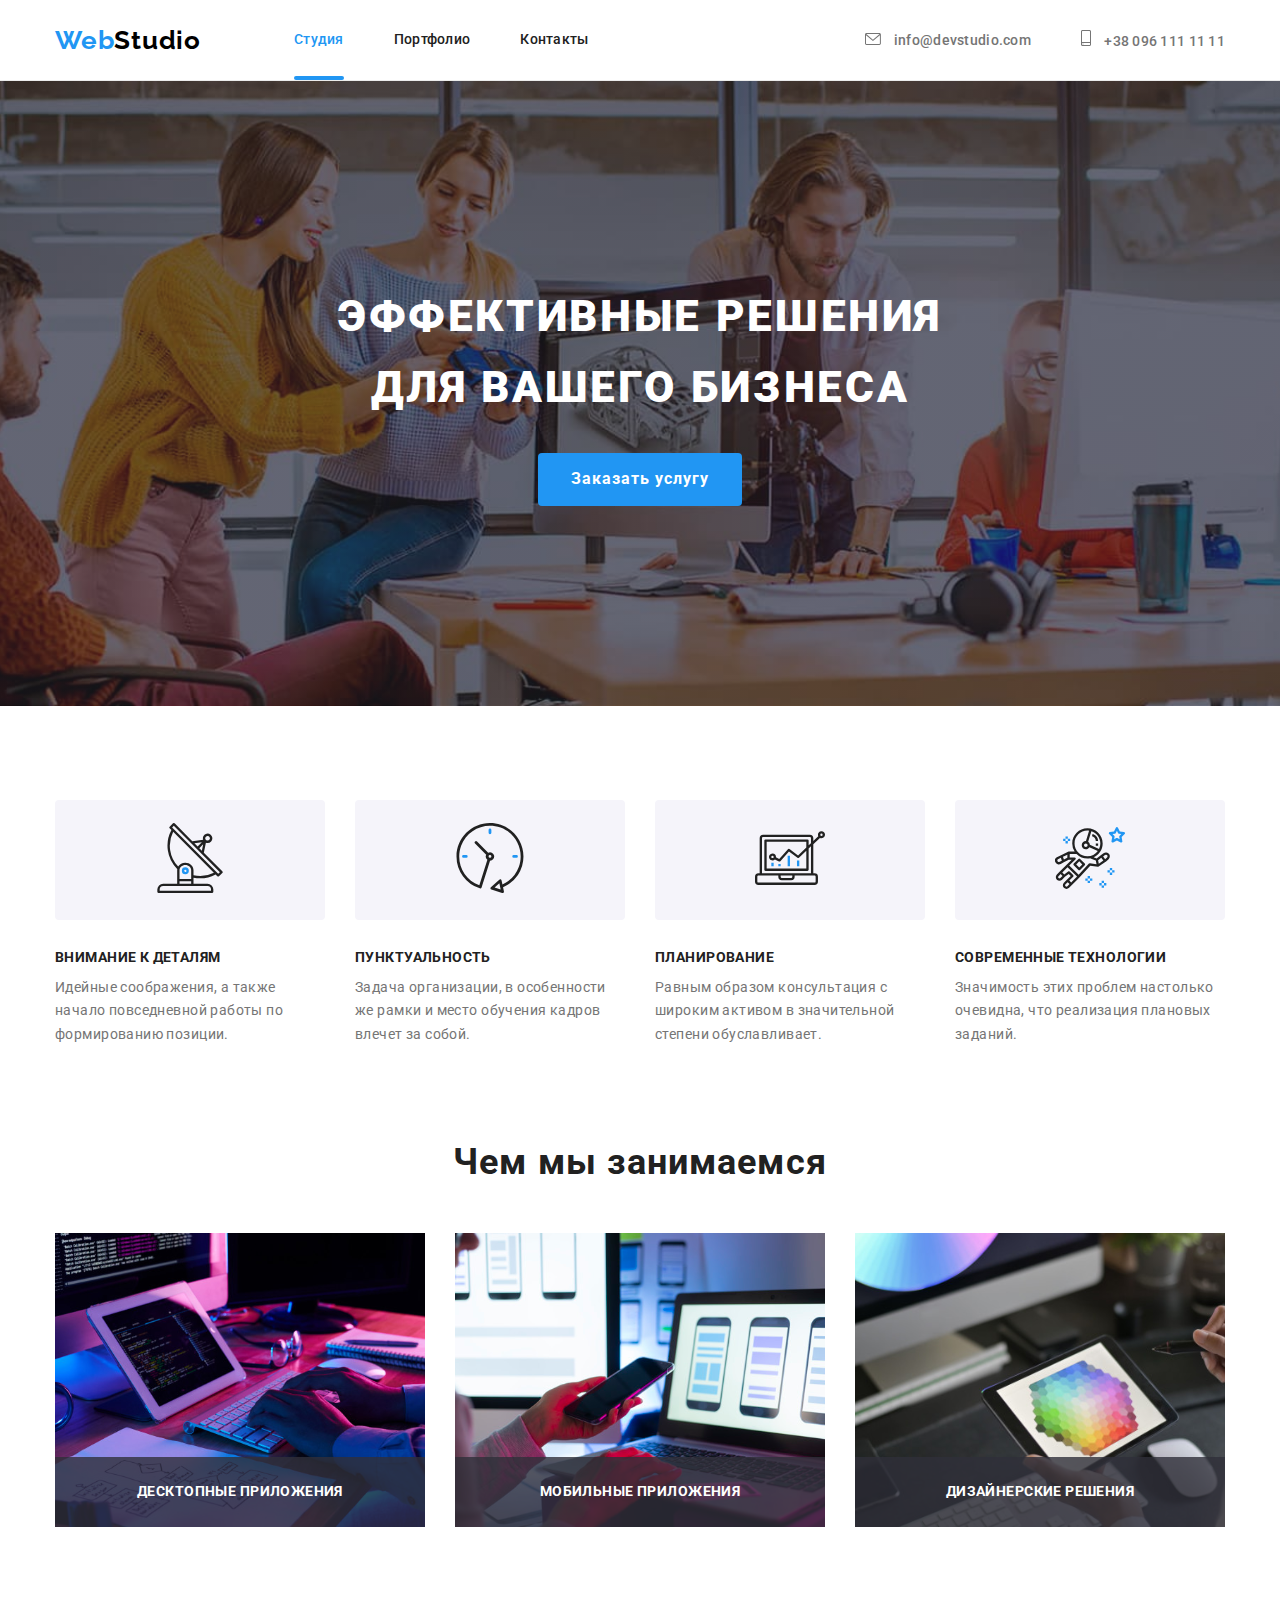
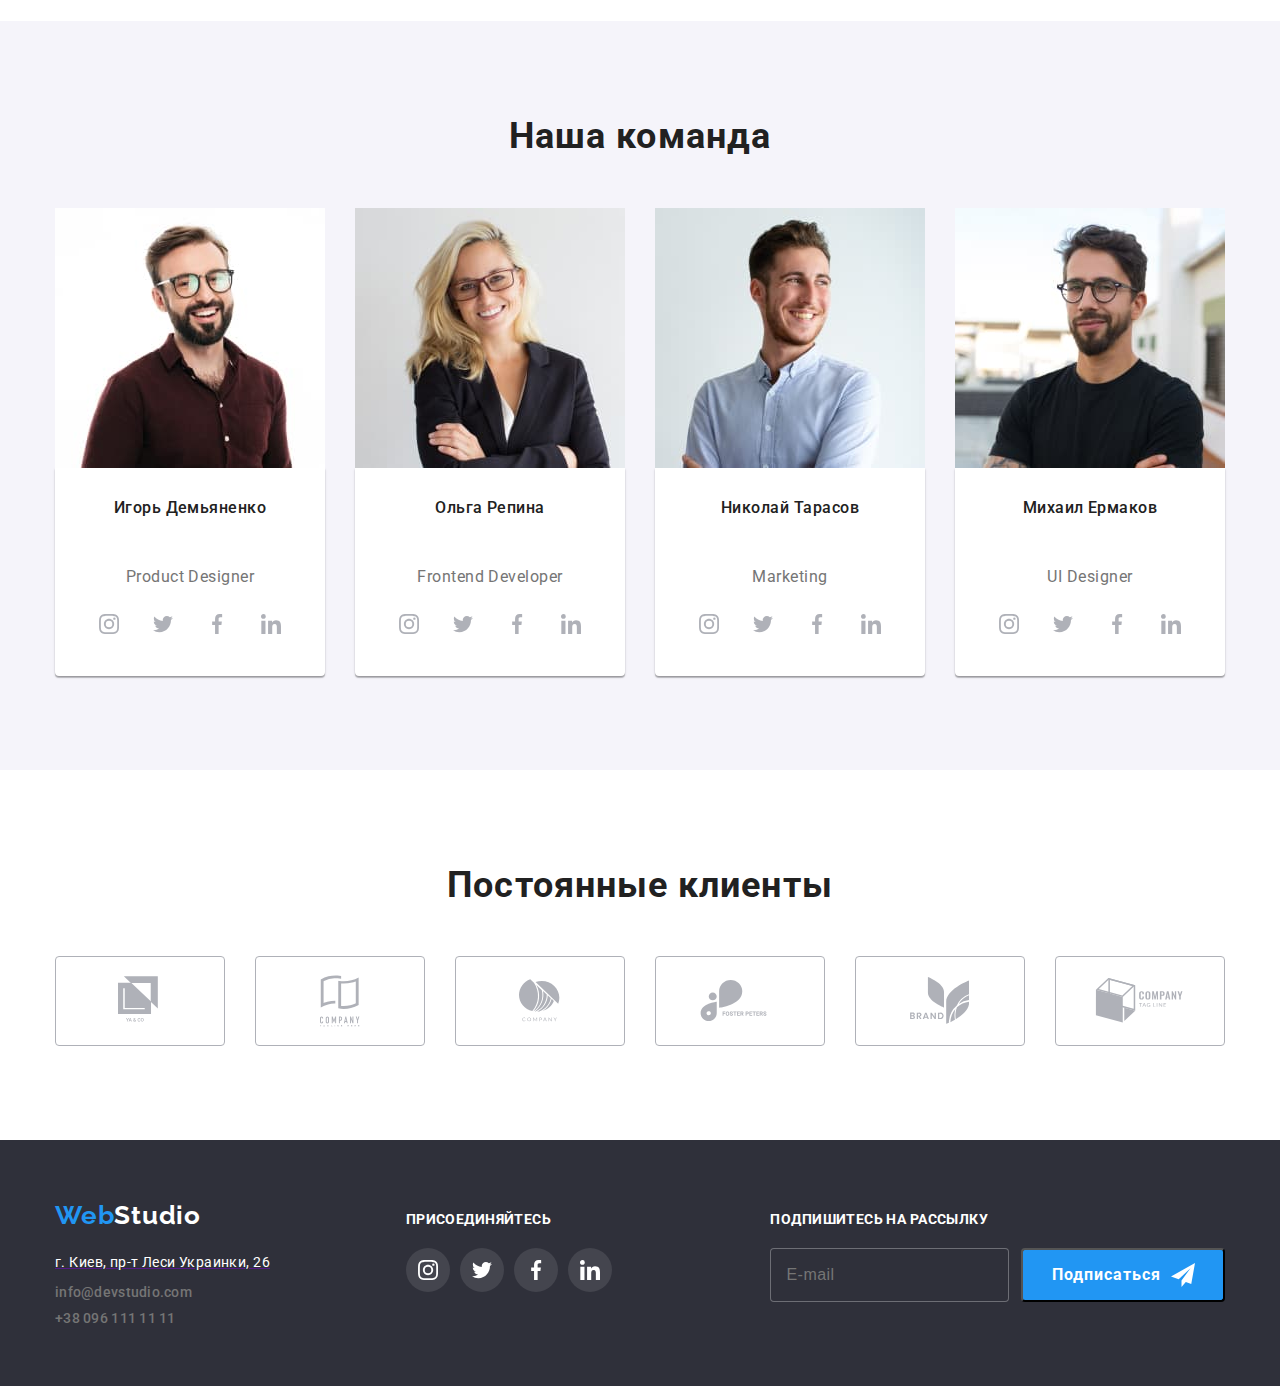
<file: index.html>
<!DOCTYPE html>
<html lang="ru">
  <head>
    <meta charset="UTF-8" />
    <meta http-equiv="X-UA-Compatible" content="IE=edge" />
    <meta name="viewport" content="width=device-width, initial-scale=1.0" />
    <title>Студия</title>
    <link
      rel="stylesheet"
      href="https://cdnjs.cloudflare.com/ajax/libs/modern-normalize/0.2.0/modern-normalize.min.css"
      integrity="sha512-sqIVMkf5f8XGYI/UZYGs7wODxlUeoj9JknataPfUwtvrSKWMHrMXGZ7Evb6nabFYJQG15vFFyALe6r0nWCD1Ug=="
      crossorigin="anonymous"
    />
    <link rel="preconnect" href="https://fonts.gstatic.com" />
    <link
      href="https://fonts.googleapis.com/css2?family=Raleway:wght@700&family=Roboto:wght@400;500;700;900&display=swap"
      rel="stylesheet"
    />
    <link rel="stylesheet" href="./css/main.min.css" />
  </head>
  <body>
    <!--Шапка сайта-->
    <header class="page-header">
      <div class="container">
        <div class="page-header__meta">
          <nav class="nav">
            <a class="logo nav__logo" href="/">
              <span class="logo__text">Web</span>Studio</a
            >
            <button
              type="button"
              class="mobile-menu-btn"
              aria-expanded="false"
              aria-controls="menu-container"
              data-menu-button
            >
              <svg
                width="24"
                height="16"
                aria-label="Переключатель мобильного меню"
              >
                <use
                  class="icon-menu"
                  href="./images/icons.svg#icon-menu"
                ></use>
                <use
                  class="icon-cross"
                  href="./images/icons.svg#icon-cross"
                ></use>
              </svg>
            </button>

            <div class="menu-container" id="menu-container" data-menu>
              <ul class="list mobile-menu">
                <li class="mobile-menu__item">
                  <a
                    class="mobile-menu__link mobile-menu__link--active"
                    href="./index.html"
                    >Студия</a
                  >
                </li>
                <li class="mobile-menu__item">
                  <a class="mobile-menu__link" href="./portfolio.html"
                    >Портфолио</a
                  >
                </li>
                <li class="mobile-menu-item">
                  <a class="mobile-menu__link" href="">Контакты</a>
                </li>
              </ul>

              <ul class="list mobile-contacts">
                <li class="mobile-contacts__item mobile-contacts__item--tel">
                  <a class="mobile-contacts__link-tel" href="tel:+380961111111">
                    +38 096 111 11 11</a
                  >
                </li>
                <li class="mobile-contacts__item">
                  <a
                    class="mobile-contacts__link-mail"
                    href="mailto:info@devstudio.com"
                  >
                    info@devstudio.com</a
                  >
                </li>
              </ul>

              <ul class="list mobile-social-list">
                <li class="mobile-social-list__item">
                  <a href="" class="mobile-social-list__link">Instagram</a>
                </li>
                <li class="mobile-social-list__item">
                  <a href="" class="mobile-social-list__link">Twitter</a>
                </li>
                <li class="mobile-social-list__item">
                  <a href="" class="mobile-social-list__link">Facebook</a>
                </li>
                <li class="mobile-social-list__item">
                  <a href="" class="mobile-social-list__link">LinkedIn</a>
                </li>
              </ul>
            </div>

            <ul class="list menu">
              <li class="menu__item">
                <a class="menu__link menu__link--active" href="./index.html"
                  >Студия</a
                >
              </li>
              <li class="menu__item">
                <a class="menu__link" href="./portfolio.html">Портфолио</a>
              </li>
              <li class="menu-item">
                <a class="menu__link" href="">Контакты</a>
              </li>
            </ul>
          </nav>
          <ul class="list contacts">
            <li class="contacts__item">
              <a
                class="contacts__link contacts__link--hover"
                href="mailto:info@devstudio.com"
              >
                <svg class="contacts__icon" width="16" height="12">
                  <use href="./images/icons.svg#icon-envelope"></use>
                </svg>
                info@devstudio.com</a
              >
            </li>

            <li class="contacts__item">
              <a
                class="contacts__link contacts__link--hover"
                href="tel:+380961111111"
              >
                <svg class="contacts__icon" width="10" height="16">
                  <use href="./images/icons.svg#icon-smartphone"></use>
                </svg>
                +38 096 111 11 11</a
              >
            </li>
          </ul>
        </div>
      </div>
    </header>

    <!--Уникальный контент страницы-->
    <main>
      <section class="hero hero--overlay">
        <div class="container">
          <h1 class="hero__title">
            Эффективные решения <br />
            для вашего бизнеса
          </h1>
          <button type="button" class="button" data-modal-open>
            Заказать услугу
          </button>
        </div>
      </section>

      <section class="benefits">
        <div class="container">
          <h2 class="visually-hidden">Наши преимущества</h2>

          <ul class="list flexbox__benefits">
            <li class="benefits__item">
              <button class="benefits__button">
                <svg width="70" height="70">
                  <use href="./images/icons.svg#icon-antenna"></use>
                </svg>
              </button>
              <h3 class="benefits__title">Внимание к деталям</h3>
              <p class="benefits__text">
                Идейные соображения, а также начало повседневной работы по
                формированию позиции.
              </p>
            </li>

            <li class="benefits__item">
              <button class="benefits__button">
                <svg width="70" height="70">
                  <use href="./images/icons.svg#icon-clock"></use>
                </svg>
              </button>
              <h3 class="benefits__title">Пунктуальность</h3>
              <p class="benefits__text">
                Задача организации, в особенности же рамки и место обучения
                кадров влечет за собой.
              </p>
            </li>

            <li class="benefits__item">
              <button class="benefits__button">
                <svg width="70" height="70">
                  <use href="./images/icons.svg#icon-diagram"></use>
                </svg>
              </button>
              <h3 class="benefits__title">Планирование</h3>
              <p class="benefits__text">
                Равным образом консультация с широким активом в значительной
                степени обуславливает.
              </p>
            </li>

            <li class="benefits__item">
              <button class="benefits__button">
                <svg width="70" height="70">
                  <use href="./images/icons.svg#icon-astronaut"></use>
                </svg>
              </button>
              <h3 class="benefits__title">Современные технологии</h3>
              <p class="benefits__text">
                Значимость этих проблем настолько очевидна, что реализация
                плановых заданий.
              </p>
            </li>
          </ul>
        </div>
      </section>

      <section class="section section--mobile">
        <div class="container">
          <h2 class="section__title">Чем мы занимаемся</h2>

          <ul class="list flexbox">
            <li class="content-box card">
              <img
                src="./images/box1.svg"
                alt="Человек печатает"
                width="370"
                height="294"
              />
              <p class="card__overlay">Десктопные приложения</p>
            </li>
            <li class="content-box card">
              <img
                src="./images/box2.svg"
                alt="iPhone в руке"
                width="370"
                height="294"
              />
              <p class="card__overlay">Мобильные приложения</p>
            </li>
            <li class="content-box card">
              <img
                src="./images/box3.svg"
                alt="Планшет в руках"
                width="370"
                height="294"
              />
              <p class="card__overlay">Дизайнерские решения</p>
            </li>
          </ul>
        </div>
      </section>

      <section class="section section--team">
        <div class="container">
          <h2 class="section__title">Наша команда</h2>
          <ul class="list flexbox">
            <li class="grid-team">
              <picture>
                <source
                  srcset="
                    ./images/desktop/img1-270.jpg 1x,
                    ./images/desktop/img1-540.jpg 2x
                  "
                  media="(min-width: 1200px)"
                />
                <source
                  srcset="
                    ./images/tablet/img1-354.jpg 1x,
                    ./images/tablet/img1-708.jpg 2x
                  "
                  media="(min-width: 768px)"
                />
                <source
                  srcset="
                    ./images/mobile/img1-450.jpg 1x,
                    ./images/mobile/img1-900.jpg 2x
                  "
                  media="(max-width: 767px)"
                />
                <img
                  src="./images/desktop/img1-270.jpg"
                  alt="фото"
                  width="450"
                />
              </picture>

              <div class="team-member">
                <h3 class="team-member__title">Игорь Демьяненко</h3>
                <p class="team-member__text">Product Designer</p>

                <ul class="list social-icons">
                  <li class="social-icons__item">
                    <a
                      href=""
                      class="social-icons__link"
                      target="_blank"
                      rel="noopener noreferrer"
                    >
                      <svg class="social-icons__svg">
                        <use href="./images/icons.svg#icon-instagram"></use>
                      </svg>
                    </a>
                  </li>
                  <li class="social-icons__item">
                    <a
                      href=""
                      class="social-icons__link"
                      target="_blank"
                      rel="noopener noreferrer"
                    >
                      <svg class="social-icons__svg">
                        <use href="./images/icons.svg#icon-twitter-1"></use>
                      </svg>
                    </a>
                  </li>
                  <li class="social-icons__item">
                    <a
                      href=""
                      class="social-icons__link"
                      target="_blank"
                      rel="noopener noreferrer"
                    >
                      <svg class="social-icons__svg">
                        <use href="./images/icons.svg#icon-facebook-1"></use>
                      </svg>
                    </a>
                  </li>
                  <li class="social-icons__item">
                    <a
                      href=""
                      class="social-icons__link"
                      target="_blank"
                      rel="noopener noreferrer"
                    >
                      <svg class="social-icons__svg">
                        <use href="./images/icons.svg#icon-linkedin-1"></use>
                      </svg>
                    </a>
                  </li>
                </ul>
              </div>
            </li>

            <li class="grid-team">
              <picture>
                <source
                  srcset="
                    ./images/desktop/img2-270.jpg 1x,
                    ./images/desktop/img2-540.jpg 2x
                  "
                  media="(min-width: 1200px)"
                />
                <source
                  srcset="
                    ./images/tablet/img2-354.jpg 1x,
                    ./images/tablet/img2-708.jpg 2x
                  "
                  media="(min-width: 768px)"
                />
                <source
                  srcset="
                    ./images/mobile/img2-450.jpg 1x,
                    ./images/mobile/img2-900.jpg 2x
                  "
                  media="(max-width: 767px)"
                />
                <img
                  src="./images/desktop/img2-270.jpg"
                  alt="фото"
                  width="450"
                />
              </picture>

              <div class="team-member">
                <h3 class="team-member__title">Ольга Репина</h3>
                <p class="team-member__text">Frontend Developer</p>

                <ul class="list social-icons">
                  <li class="social-icons__item">
                    <a
                      href=""
                      class="social-icons__link"
                      target="_blank"
                      rel="noopener noreferrer"
                    >
                      <svg class="social-icons__svg">
                        <use href="./images/icons.svg#icon-instagram"></use>
                      </svg>
                    </a>
                  </li>
                  <li class="social-icons__item">
                    <a
                      href=""
                      class="social-icons__link"
                      target="_blank"
                      rel="noopener noreferrer"
                    >
                      <svg class="social-icons__svg">
                        <use href="./images/icons.svg#icon-twitter-1"></use>
                      </svg>
                    </a>
                  </li>
                  <li class="social-icons__item">
                    <a
                      href=""
                      class="social-icons__link"
                      target="_blank"
                      rel="noopener noreferrer"
                    >
                      <svg class="social-icons__svg">
                        <use href="./images/icons.svg#icon-facebook-1"></use>
                      </svg>
                    </a>
                  </li>
                  <li class="social-icons__item">
                    <a
                      href=""
                      class="social-icons__link"
                      target="_blank"
                      rel="noopener noreferrer"
                    >
                      <svg class="social-icons__svg">
                        <use href="./images/icons.svg#icon-linkedin-1"></use>
                      </svg>
                    </a>
                  </li>
                </ul>
              </div>
            </li>

            <li class="grid-team">
              <picture>
                <source
                  srcset="
                    ./images/desktop/img3-270.jpg 1x,
                    ./images/desktop/img3-540.jpg 2x
                  "
                  media="(min-width: 1200px)"
                />
                <source
                  srcset="
                    ./images/tablet/img3-354.jpg 1x,
                    ./images/tablet/img3-708.jpg 2x
                  "
                  media="(min-width: 768px)"
                />
                <source
                  srcset="
                    ./images/mobile/img3-450.jpg 1x,
                    ./images/mobile/img3-900.jpg 2x
                  "
                  media="(max-width: 767px)"
                />
                <img
                  src="./images/desktop/img3-270.jpg"
                  alt="фото"
                  width="450"
                />
              </picture>

              <div class="team-member">
                <h3 class="team-member__title">Николай Тарасов</h3>
                <p class="team-member__text">Marketing</p>

                <ul class="list social-icons">
                  <li class="social-icons__item">
                    <a
                      href=""
                      class="social-icons__link"
                      target="_blank"
                      rel="noopener noreferrer"
                    >
                      <svg class="social-icons__svg">
                        <use href="./images/icons.svg#icon-instagram"></use>
                      </svg>
                    </a>
                  </li>
                  <li class="social-icons__item">
                    <a
                      href=""
                      class="social-icons__link"
                      target="_blank"
                      rel="noopener noreferrer"
                    >
                      <svg class="social-icons__svg">
                        <use href="./images/icons.svg#icon-twitter-1"></use>
                      </svg>
                    </a>
                  </li>
                  <li class="social-icons__item">
                    <a
                      href=""
                      class="social-icons__link"
                      target="_blank"
                      rel="noopener noreferrer"
                    >
                      <svg class="social-icons__svg">
                        <use href="./images/icons.svg#icon-facebook-1"></use>
                      </svg>
                    </a>
                  </li>
                  <li class="social-icons__item">
                    <a
                      href=""
                      class="social-icons__link"
                      target="_blank"
                      rel="noopener noreferrer"
                    >
                      <svg class="social-icons__svg">
                        <use href="./images/icons.svg#icon-linkedin-1"></use>
                      </svg>
                    </a>
                  </li>
                </ul>
              </div>
            </li>

            <li class="grid-team">
              <picture>
                <source
                  srcset="
                    ./images/desktop/img4-270.jpg 1x,
                    ./images/desktop/img4-540.jpg 2x
                  "
                  media="(min-width: 1200px)"
                />
                <source
                  srcset="
                    ./images/tablet/img4-354.jpg 1x,
                    ./images/tablet/img4-708.jpg 2x
                  "
                  media="(min-width: 768px)"
                />
                <source
                  srcset="
                    ./images/mobile/img4-450.jpg 1x,
                    ./images/mobile/img4-900.jpg 2x
                  "
                  media="(max-width: 767px)"
                />
                <img
                  src="./images/desktop/img4-270.jpg"
                  alt="фото"
                  width="450"
                />
              </picture>

              <div class="team-member">
                <h3 class="team-member__title">Михаил Ермаков</h3>
                <p class="team-member__text">UI Designer</p>

                <ul class="list social-icons">
                  <li class="social-icons__item">
                    <a
                      href=""
                      class="social-icons__link"
                      target="_blank"
                      rel="noopener noreferrer"
                    >
                      <svg class="social-icons__svg">
                        <use href="./images/icons.svg#icon-instagram"></use>
                      </svg>
                    </a>
                  </li>
                  <li class="social-icons__item">
                    <a
                      href=""
                      class="social-icons__link"
                      target="_blank"
                      rel="noopener noreferrer"
                    >
                      <svg class="social-icons__svg">
                        <use href="./images/icons.svg#icon-twitter-1"></use>
                      </svg>
                    </a>
                  </li>
                  <li class="social-icons__item">
                    <a
                      href=""
                      class="social-icons__link"
                      target="_blank"
                      rel="noopener noreferrer"
                    >
                      <svg class="social-icons__svg">
                        <use href="./images/icons.svg#icon-facebook-1"></use>
                      </svg>
                    </a>
                  </li>
                  <li class="social-icons__item">
                    <a
                      href=""
                      class="social-icons__link"
                      target="_blank"
                      rel="noopener noreferrer"
                    >
                      <svg class="social-icons__svg">
                        <use href="./images/icons.svg#icon-linkedin-1"></use>
                      </svg>
                    </a>
                  </li>
                </ul>
              </div>
            </li>
          </ul>
        </div>
      </section>

      <section class="section">
        <div class="container">
          <h2 class="section__title">Постоянные клиенты</h2>
          <ul class="list flexbox">
            <li class="content-box clients">
              <a
                href=""
                class="clients__link"
                target="_blank"
                rel="noopener noreferrer"
              >
                <svg class="clients__icon" width="44" height="49">
                  <use href="./images/icons.svg#icon-logo-1"></use>
                </svg>
              </a>
            </li>
            <li class="content-box clients">
              <a
                href=""
                class="clients__link"
                target="_blank"
                rel="noopener noreferrer"
              >
                <svg class="clients__icon" width="40" height="52">
                  <use href="./images/icons.svg#icon-logo-2"></use>
                </svg>
              </a>
            </li>
            <li class="content-box clients">
              <a
                href=""
                class="clients__link"
                target="_blank"
                rel="noopener noreferrer"
              >
                <svg class="clients__icon" width="41" height="43">
                  <use href="./images/icons.svg#icon-logo-3"></use>
                </svg>
              </a>
            </li>
            <li class="content-box clients">
              <a
                href=""
                class="clients__link"
                target="_blank"
                rel="noopener noreferrer"
              >
                <svg class="clients__icon" width="80" height="42">
                  <use href="./images/icons.svg#icon-logo-4"></use>
                </svg>
              </a>
            </li>
            <li class="content-box clients">
              <a
                href=""
                class="clients__link"
                target="_blank"
                rel="noopener noreferrer"
              >
                <svg class="clients__icon" width="59" height="47">
                  <use href="./images/icons.svg#icon-logo-5"></use>
                </svg>
              </a>
            </li>
            <li class="content-box clients">
              <a
                href=""
                class="clients__link"
                target="_blank"
                rel="noopener noreferrer"
              >
                <svg class="clients__icon" width="89" height="45">
                  <use href="./images/icons.svg#icon-logo-6"></use>
                </svg>
              </a>
            </li>
          </ul>
        </div>
      </section>
    </main>

    <!-- Подвал -->
    <footer class="footer">
      <div class="container footer-container">
        <div class="footer__contacts">
          <a class="logo footer__logo" href="/">
            <span class="logo__text">Web</span
            ><span class="logo__studio">Studio</span></a
          >
          <ul class="list contacts--footer">
            <li>
              <a class="basic-link" href="">
                <address class="contacts__address">
                  г. Киев, пр-т Леси Украинки, 26
                </address></a
              >
            </li>
            <li class="contacts__item--mail">
              <a
                class="basic-link contacts__link contacts__link--hover"
                href="mailto:info@devstudio.com"
                >info@devstudio.com</a
              >
            </li>
            <li>
              <a class="basic-link contacts__link contacts__link--hover"
                >+38 096 111 11 11</a
              >
            </li>
          </ul>
        </div>

        <div class="join">
          <p class="footer__title">присоединяйтесь</p>
          <ul class="list social-icons">
            <li class="social-icons__item">
              <a
                href=""
                class="social-icons__link social-icons__link--footer"
                target="_blank"
                rel="noopener noreferrer"
              >
                <svg class="social-icons__svg">
                  <use href="./images/icons.svg#icon-instagram"></use>
                </svg>
              </a>
            </li>
            <li class="social-icons__item">
              <a
                href=""
                class="social-icons__link social-icons__link--footer"
                target="_blank"
                rel="noopener noreferrer"
              >
                <svg class="social-icons__svg">
                  <use href="./images/icons.svg#icon-twitter-1"></use>
                </svg>
              </a>
            </li>
            <li class="social-icons__item">
              <a
                href=""
                class="social-icons__link social-icons__link--footer"
                target="_blank"
                rel="noopener noreferrer"
              >
                <svg class="social-icons__svg">
                  <use href="./images/icons.svg#icon-facebook-1"></use>
                </svg>
              </a>
            </li>
            <li class="social-icons__item">
              <a
                href=""
                class="social-icons__link social-icons__link--footer"
                target="_blank"
                rel="noopener noreferrer"
              >
                <svg class="social-icons__svg">
                  <use href="./images/icons.svg#icon-linkedin-1"></use>
                </svg>
              </a>
            </li>
          </ul>
        </div>

        <div class="subscribe">
          <p class="footer__title">Подпишитесь на рассылку</p>
          <form class="subscribe__form">
            <input
              placeholder="E-mail"
              class="subscribe__input"
              type="email"
              name="user_email"
            />
            <button type="submit" class="subscribe__btn">
              Подписаться
              <svg class="subscribe__icon">
                <use href="./images/icons.svg#icon-send"></use>
              </svg>
            </button>
          </form>
        </div>
      </div>
    </footer>

    <div class="backdrop is-hidden" data-modal>
      <div class="modal">
        <button data-modal-close class="modal__close-button">
          <svg class="modal__close-icon" width="11" height="11">
            <use href="./images/icons.svg#icon-x"></use>
          </svg>
        </button>

        <form>
          <h3 class="modal__title">Оставьте свои данные, мы вам перезвоним</h3>
          <div class="modal__wrap">
            <label for="name" class="modal__label">Имя</label>
            <div class="input">
              <input type="text" class="input__field" name="name" id="name" />
              <svg class="input__icon" width="18" height="18">
                <use href="./images/icons.svg#icon-person-modal"></use>
              </svg>
            </div>

            <label for="tel" class="modal__label">Телефон</label>
            <div class="input">
              <input type="tel" class="input__field" name="tel" id="tel" />
              <svg class="input__icon" width="18" height="18">
                <use href="./images/icons.svg#icon-phone-modal"></use>
              </svg>
            </div>

            <label for="mail" class="modal__label">Почта</label>
            <div class="input">
              <input type="email" class="input__field" name="mail" id="mail" />
              <svg class="input__icon" width="18" height="18">
                <use href="./images/icons.svg#icon-email-modal"></use>
              </svg>
            </div>

            <label for="comment" class="modal__label">Комментарий</label>
            <textarea
              class="input__field input__field--comment"
              name="comment"
              id="comment"
              placeholder="Введите текст"
            ></textarea>

            <label class="check">
              <input type="checkbox" name="agreement" class="check__input" />
              <span class="check__icon"></span>
              Соглашаюсь с рассылкой и принимаю
              <a href="" class="check__link">Условия договора</a>
            </label>

            <button type="submit" class="button modal__button">
              Отправить
            </button>
          </div>
        </form>
      </div>
    </div>

    <script src="./js/mobile-menu.js"></script>
    <script src="./js/modal.js"></script>
  </body>
</html>
</file>
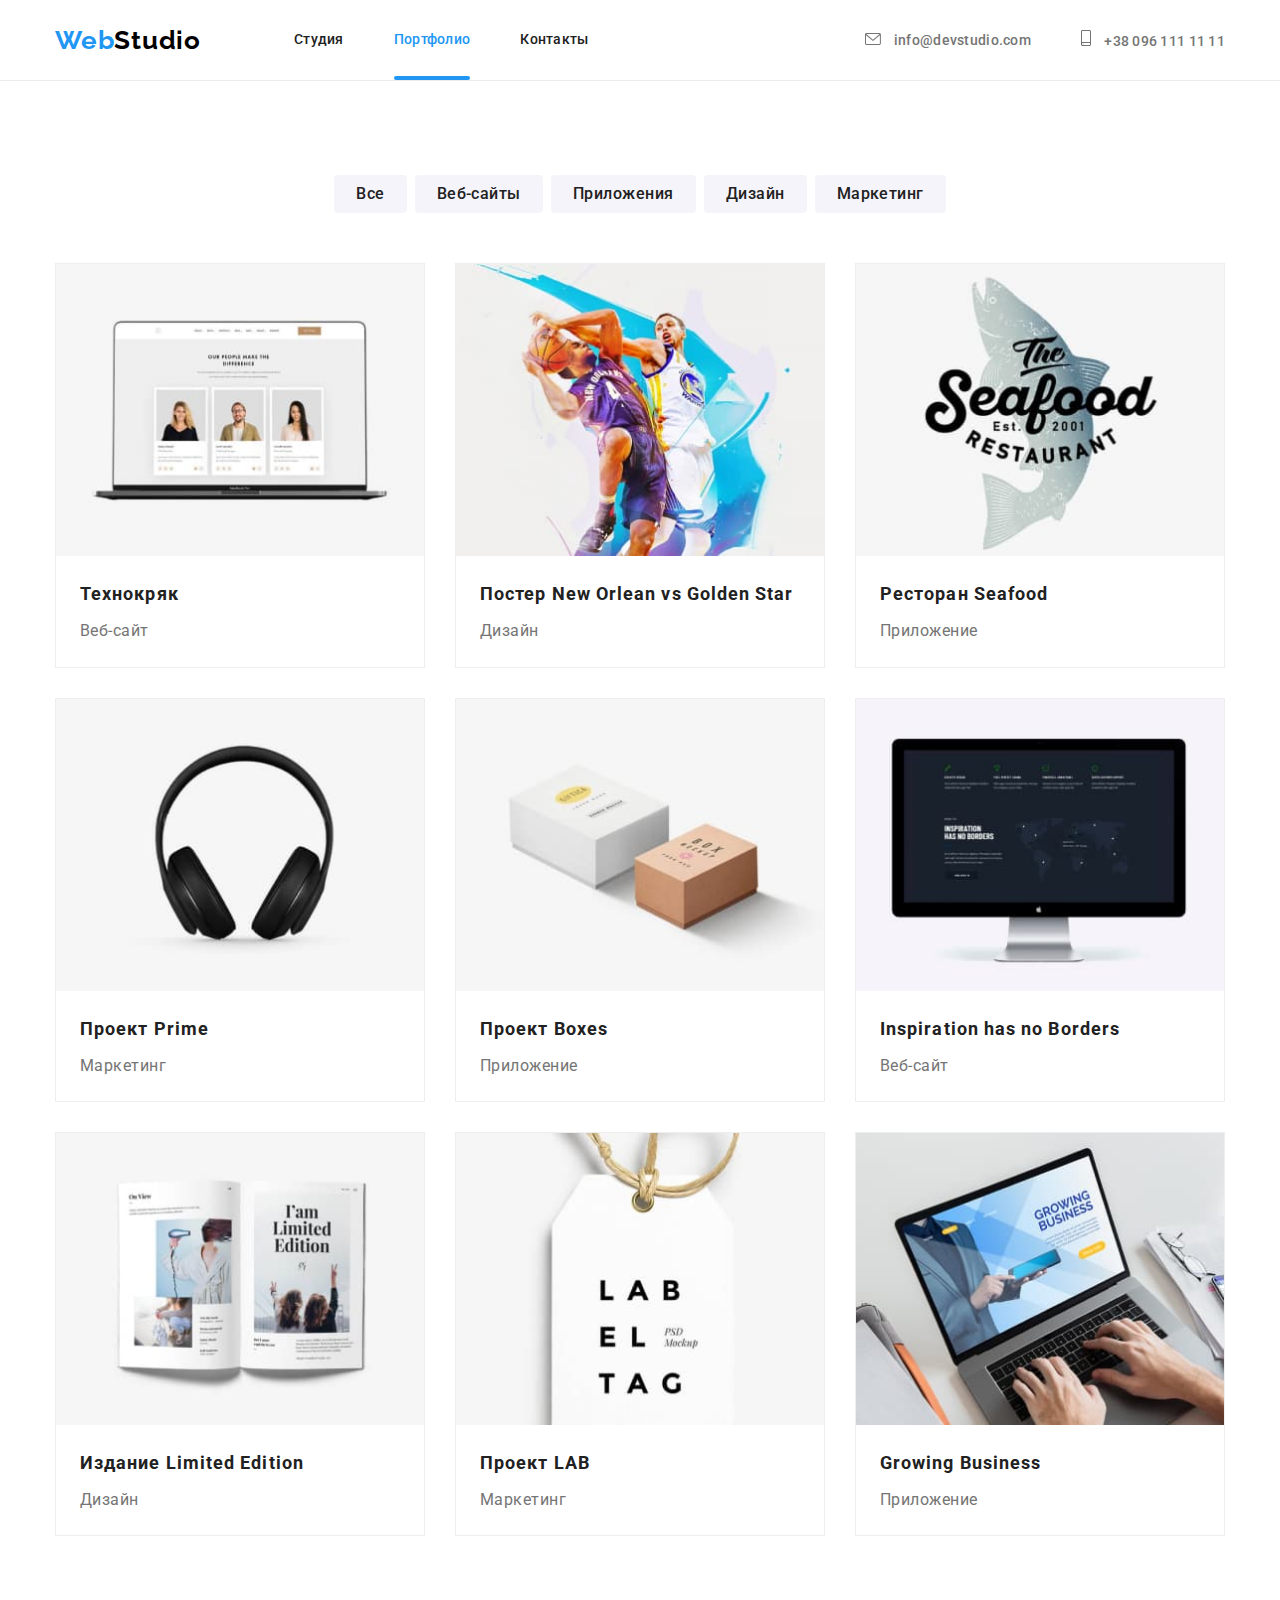
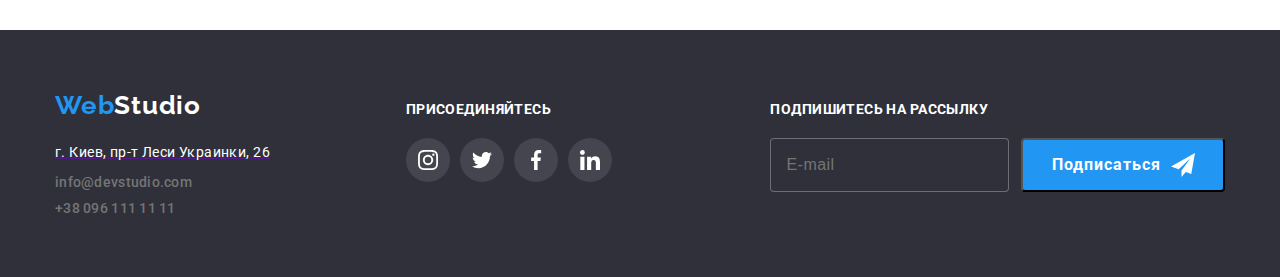
<file: portfolio.html>
<!DOCTYPE html>
<html lang="en">
  <head>
    <meta charset="UTF-8" />
    <meta http-equiv="X-UA-Compatible" content="IE=edge" />
    <meta name="viewport" content="width=device-width, initial-scale=1.0" />
    <title>Портфолио</title>
    <link
      rel="stylesheet"
      href="https://cdnjs.cloudflare.com/ajax/libs/modern-normalize/0.2.0/modern-normalize.min.css"
      integrity="sha512-sqIVMkf5f8XGYI/UZYGs7wODxlUeoj9JknataPfUwtvrSKWMHrMXGZ7Evb6nabFYJQG15vFFyALe6r0nWCD1Ug=="
      crossorigin="anonymous"
    />
    <link rel="preconnect" href="https://fonts.gstatic.com" />
    <link
      href="https://fonts.googleapis.com/css2?family=Raleway:wght@700&family=Roboto:wght@400;500;700;900&display=swap"
      rel="stylesheet"
    />
    <link rel="stylesheet" href="./css/main.min.css" />
  </head>
  <body>
    <!--Шапка сайта-->
    <header class="page-header">
      <div class="container">
        <div class="page-header__meta">
          <nav class="nav">
            <a class="logo nav__logo" href="/">
              <span class="logo__text">Web</span>Studio</a
            >
            <button
              type="button"
              class="mobile-menu-btn"
              aria-expanded="false"
              aria-controls="menu-container"
              data-menu-button
            >
              <svg
                width="24"
                height="16"
                aria-label="Переключатель мобильного меню"
              >
                <use
                  class="icon-menu"
                  href="./images/icons.svg#icon-menu"
                ></use>
                <use
                  class="icon-cross"
                  href="./images/icons.svg#icon-cross"
                ></use>
              </svg>
            </button>

            <ul class="list menu">
              <li class="menu__item">
                <a class="menu__link" href="./index.html">Студия</a>
              </li>
              <li class="menu__item">
                <a class="menu__link menu__link--active" href="./portfolio.html"
                  >Портфолио</a
                >
              </li>
              <li class="menu-item">
                <a class="menu__link" href="">Контакты</a>
              </li>
            </ul>
          </nav>

          <ul class="list contacts">
            <li class="contacts__item">
              <a
                class="contacts__link contacts__link--hover"
                href="mailto:info@devstudio.com"
              >
                <svg class="contacts__icon" width="16" height="12">
                  <use href="./images/icons.svg#icon-envelope"></use>
                </svg>
                info@devstudio.com</a
              >
            </li>

            <li class="contacts__item">
              <a
                class="contacts__link contacts__link--hover"
                href="tel:+380961111111"
              >
                <svg class="contacts__icon" width="10" height="16">
                  <use href="./images/icons.svg#icon-smartphone"></use>
                </svg>
                +38 096 111 11 11</a
              >
            </li>
          </ul>
        </div>
      </div>
    </header>
    <div class="menu-container" id="menu-container" data-menu>
      <ul class="list mobile-menu">
        <li class="mobile-menu__item">
          <a class="mobile-menu__link" href="./index.html">Студия</a>
        </li>
        <li class="mobile-menu__item">
          <a
            class="mobile-menu__link mobile-menu__link--active"
            href="./portfolio.html"
            >Портфолио</a
          >
        </li>
        <li class="mobile-menu-item">
          <a class="mobile-menu__link" href="">Контакты</a>
        </li>
      </ul>
      <div class="mobile-wrap">
        <ul class="list mobile-contacts">
          <li class="mobile-contacts__item mobile-contacts__item--tel">
            <a class="mobile-contacts__link-tel" href="tel:+380961111111">
              +38 096 111 11 11</a
            >
          </li>
          <li class="mobile-contacts__item">
            <a
              class="mobile-contacts__link-mail"
              href="mailto:info@devstudio.com"
            >
              info@devstudio.com</a
            >
          </li>
        </ul>

        <ul class="list mobile-social-list">
          <li class="mobile-social-list__item">
            <a href="" class="mobile-social-list__link">Instagram</a>
          </li>
          <li class="mobile-social-list__item">
            <a href="" class="mobile-social-list__link">Twitter</a>
          </li>
          <li class="mobile-social-list__item">
            <a href="" class="mobile-social-list__link">Facebook</a>
          </li>
          <li class="mobile-social-list__item">
            <a href="" class="mobile-social-list__link">LinkedIn</a>
          </li>
        </ul>
      </div>
    </div>

    <!--Уникальный контент страницы-->
    <main>
      <section class="section">
        <div class="container">
          <h1 class="visually-hidden">Наши работы</h1>
          <ul class="list nav-portfolio">
            <li class="nav-portfolio__item">
              <button type="button" class="nav-portfolio__btn">Все</button>
            </li>
            <li class="nav-portfolio__item">
              <button type="button" class="nav-portfolio__btn">
                Веб-сайты
              </button>
            </li>
            <li class="nav-portfolio__item">
              <button type="button" class="nav-portfolio__btn">
                Приложения
              </button>
            </li>
            <li class="nav-portfolio__item">
              <button type="button" class="nav-portfolio__btn">Дизайн</button>
            </li>
            <li class="nav-portfolio__item">
              <button type="button" class="nav-portfolio__btn">
                Маркетинг
              </button>
            </li>
          </ul>

          <ul class="list flexbox">
            <li class="grid-picture picture">
              <div class="picture__meta">
                <picture>
                  <source
                    srcset="
                      ./images/desktop/portfolio/img1-370.jpg 1x,
                      ./images/desktop/portfolio/img1-740.jpg 2x
                    "
                    media="(min-width: 1200px)"
                  />
                  <source
                    srcset="
                      ./images/tablet/portfolio/img1-354.jpg 1x,
                      ./images/tablet/portfolio/img1-708.jpg 2x
                    "
                    media="(min-width: 768px)"
                  />
                  <source
                    srcset="
                      ./images/mobile/portfolio/img1-450.jpg 1x,
                      ./images/mobile/portfolio/img1-900.jpg 2x
                    "
                    media="(max-width: 767px)"
                  />
                  <img
                    class="portfolio__photo"
                    src="./images/desktop/portfolio/img1-370.jpg "
                    alt="Открытый ноутбук"
                    width="450"
                  />
                </picture>

                <div class="picture__overlay">
                  <p class="picture__text">
                    Технокряк это современная площадка распространения
                    коронавируса. Компании используют эту платформу для
                    цифрового шпионажа и атак на защищённые сервера конкурентов.
                  </p>
                </div>
              </div>
              <div class="content">
                <h2 class="content__title">Технокряк</h2>
                <p class="content__desc">Веб-сайт</p>
              </div>
            </li>
            <li class="grid-picture picture">
              <div class="picture__meta">
                <picture>
                  <source
                    srcset="
                      ./images/desktop/portfolio/img2-370.jpg 1x,
                      ./images/desktop/portfolio/img2-740.jpg 2x
                    "
                    media="(min-width: 1200px)"
                  />
                  <source
                    srcset="
                      ./images/tablet/portfolio/img2-354.jpg 1x,
                      ./images/tablet/portfolio/img2-708.jpg 2x
                    "
                    media="(min-width: 768px)"
                  />
                  <source
                    srcset="
                      ./images/mobile/portfolio/img2-450.jpg 1x,
                      ./images/mobile/portfolio/img2-900.jpg 2x
                    "
                    media="(max-width: 767px)"
                  />
                  <img
                    class="portfolio__photo"
                    src="./images/desktop/portfolio/img2-370.jpg "
                    alt="Баскетболисты с мячом"
                    width="450"
                  />
                </picture>

                <div class="picture__overlay">
                  <p class="picture__text">
                    Технокряк это современная площадка распространения
                    коронавируса. Компании используют эту платформу для
                    цифрового шпионажа и атак на защищённые сервера конкурентов.
                  </p>
                </div>
              </div>
              <div class="content">
                <h2 class="content__title">Постер New Orlean vs Golden Star</h2>
                <p class="content__desc">Дизайн</p>
              </div>
            </li>
            <li class="grid-picture picture">
              <div class="picture__meta">
                <picture>
                  <source
                    srcset="
                      ./images/desktop/portfolio/img3-370.jpg 1x,
                      ./images/desktop/portfolio/img3-740.jpg 2x
                    "
                    media="(min-width: 1200px)"
                  />
                  <source
                    srcset="
                      ./images/tablet/portfolio/img3-354.jpg 1x,
                      ./images/tablet/portfolio/img3-708.jpg 2x
                    "
                    media="(min-width: 768px)"
                  />
                  <source
                    srcset="
                      ./images/mobile/portfolio/img3-450.jpg 1x,
                      ./images/mobile/portfolio/img3-900.jpg 2x
                    "
                    media="(max-width: 767px)"
                  />
                  <img
                    class="portfolio__photo"
                    src="./images/desktop/portfolio/img3-370.jpg "
                    alt="Ресторан seafood"
                    width="450"
                  />
                </picture>

                <div class="picture__overlay">
                  <p class="picture__text">
                    Технокряк это современная площадка распространения
                    коронавируса. Компании используют эту платформу для
                    цифрового шпионажа и атак на защищённые сервера конкурентов.
                  </p>
                </div>
              </div>
              <div class="content">
                <h2 class="content__title">Ресторан Seafood</h2>
                <p class="content__desc">Приложение</p>
              </div>
            </li>
            <li class="grid-picture picture">
              <div class="picture__meta">
                <picture>
                  <source
                    srcset="
                      ./images/desktop/portfolio/img4-370.jpg 1x,
                      ./images/desktop/portfolio/img4-740.jpg 2x
                    "
                    media="(min-width: 1200px)"
                  />
                  <source
                    srcset="
                      ./images/tablet/portfolio/img4-354.jpg 1x,
                      ./images/tablet/portfolio/img4-708.jpg 2x
                    "
                    media="(min-width: 768px)"
                  />
                  <source
                    srcset="
                      ./images/mobile/portfolio/img4-450.jpg 1x,
                      ./images/mobile/portfolio/img4-900.jpg 2x
                    "
                    media="(max-width: 767px)"
                  />
                  <img
                    class="portfolio__photo"
                    src="./images/tablet/portfolio/img4-370.jpg "
                    alt="Наушники"
                    width="450"
                  />
                </picture>

                <div class="picture__overlay">
                  <p class="picture__text">
                    Технокряк это современная площадка распространения
                    коронавируса. Компании используют эту платформу для
                    цифрового шпионажа и атак на защищённые сервера конкурентов.
                  </p>
                </div>
              </div>
              <div class="content">
                <h2 class="content__title">Проект Prime</h2>
                <p class="content__desc">Маркетинг</p>
              </div>
            </li>
            <li class="grid-picture picture">
              <div class="picture__meta">
                <picture>
                  <source
                    srcset="
                      ./images/desktop/portfolio/img5-370.jpg 1x,
                      ./images/desktop/portfolio/img5-740.jpg 2x
                    "
                    media="(min-width: 1200px)"
                  />
                  <source
                    srcset="
                      ./images/tablet/portfolio/img5-354.jpg 1x,
                      ./images/tablet/portfolio/img5-708.jpg 2x
                    "
                    media="(min-width: 768px)"
                  />
                  <source
                    srcset="
                      ./images/mobile/portfolio/img5-450.jpg 1x,
                      ./images/mobile/portfolio/img5-900.jpg 2x
                    "
                    media="(max-width: 767px)"
                  />
                  <img
                    class="portfolio__photo"
                    src="./images/tablet/portfolio/img5-370.jpg "
                    alt="Две коробки"
                    width="450"
                  />
                </picture>

                <div class="picture__overlay">
                  <p class="picture__text">
                    Технокряк это современная площадка распространения
                    коронавируса. Компании используют эту платформу для
                    цифрового шпионажа и атак на защищённые сервера конкурентов.
                  </p>
                </div>
              </div>
              <div class="content">
                <h2 class="content__title">Проект Boxes</h2>
                <p class="content__desc">Приложение</p>
              </div>
            </li>
            <li class="grid-picture picture">
              <div class="picture__meta">
                <picture>
                  <source
                    srcset="
                      ./images/desktop/portfolio/img6-370.jpg 1x,
                      ./images/desktop/portfolio/img6-740.jpg 2x
                    "
                    media="(min-width: 1200px)"
                  />
                  <source
                    srcset="
                      ./images/tablet/portfolio/img6-354.jpg 1x,
                      ./images/tablet/portfolio/img6-708.jpg 2x
                    "
                    media="(min-width: 768px)"
                  />
                  <source
                    srcset="
                      ./images/mobile/portfolio/img6-450.jpg 1x,
                      ./images/mobile/portfolio/img6-900.jpg 2x
                    "
                    media="(max-width: 767px)"
                  />
                  <img
                    class="portfolio__photo"
                    src="./images/tablet/portfolio/img6-370.jpg "
                    alt="Монитор компьютера"
                    width="450"
                  />
                </picture>

                <div class="picture__overlay">
                  <p class="picture__text">
                    Технокряк это современная площадка распространения
                    коронавируса. Компании используют эту платформу для
                    цифрового шпионажа и атак на защищённые сервера конкурентов.
                  </p>
                </div>
              </div>
              <div class="content">
                <h2 class="content__title">Inspiration has no Borders</h2>
                <p class="content__desc">Веб-сайт</p>
              </div>
            </li>
            <li class="grid-picture picture">
              <div class="picture__meta">
                <picture>
                  <source
                    srcset="
                      ./images/desktop/portfolio/img7-370.jpg 1x,
                      ./images/desktop/portfolio/img7-740.jpg 2x
                    "
                    media="(min-width: 1200px)"
                  />
                  <source
                    srcset="
                      ./images/tablet/portfolio/img7-354.jpg 1x,
                      ./images/tablet/portfolio/img7-708.jpg 2x
                    "
                    media="(min-width: 768px)"
                  />
                  <source
                    srcset="
                      ./images/mobile/portfolio/img7-450.jpg 1x,
                      ./images/mobile/portfolio/img7-900.jpg 2x
                    "
                    media="(max-width: 767px)"
                  />
                  <img
                    class="portfolio__photo"
                    src="./images/tablet/portfolio/img7-370.jpg "
                    alt="Открытая книга"
                    width="450"
                  />
                </picture>

                <div class="picture__overlay">
                  <p class="picture__text">
                    Технокряк это современная площадка распространения
                    коронавируса. Компании используют эту платформу для
                    цифрового шпионажа и атак на защищённые сервера конкурентов.
                  </p>
                </div>
              </div>
              <div class="content">
                <h2 class="content__title">Издание Limited Edition</h2>
                <p class="content__desc">Дизайн</p>
              </div>
            </li>
            <li class="grid-picture picture">
              <div class="picture__meta">
                <picture>
                  <source
                    srcset="
                      ./images/desktop/portfolio/img8-370.jpg 1x,
                      ./images/desktop/portfolio/img8-740.jpg 2x
                    "
                    media="(min-width: 1200px)"
                  />
                  <source
                    srcset="
                      ./images/tablet/portfolio/img8-354.jpg 1x,
                      ./images/tablet/portfolio/img8-708.jpg 2x
                    "
                    media="(min-width: 768px)"
                  />
                  <source
                    srcset="
                      ./images/mobile/portfolio/img8-450.jpg 1x,
                      ./images/mobile/portfolio/img8-900.jpg 2x
                    "
                    media="(max-width: 767px)"
                  />
                  <img
                    class="portfolio__photo"
                    src="./images/tablet/portfolio/img8-370.jpg "
                    alt="Дверная вывеска"
                    width="450"
                  />
                </picture>

                <div class="picture__overlay">
                  <p class="picture__text">
                    Технокряк это современная площадка распространения
                    коронавируса. Компании используют эту платформу для
                    цифрового шпионажа и атак на защищённые сервера конкурентов.
                  </p>
                </div>
              </div>
              <div class="content">
                <h2 class="content__title">Проект LAB</h2>
                <p class="content__desc">Маркетинг</p>
              </div>
            </li>
            <li class="grid-picture picture">
              <div class="picture__meta">
                <picture>
                  <source
                    srcset="
                      ./images/desktop/portfolio/img9-370.jpg 1x,
                      ./images/desktop/portfolio/img9-740.jpg 2x
                    "
                    media="(min-width: 1200px)"
                  />
                  <source
                    srcset="
                      ./images/tablet/portfolio/img9-354.jpg 1x,
                      ./images/tablet/portfolio/img9-708.jpg 2x
                    "
                    media="(min-width: 768px)"
                  />
                  <source
                    srcset="
                      ./images/mobile/portfolio/img9-450.jpg 1x,
                      ./images/mobile/portfolio/img9-900.jpg 2x
                    "
                    media="(max-width: 767px)"
                  />
                  <img
                    class="portfolio__photo"
                    src="./images/tablet/portfolio/img9-370.jpg "
                    alt="Печатают на ноутбуке"
                    width="450"
                  />
                </picture>
                <div class="picture__overlay">
                  <p class="picture__text">
                    Технокряк это современная площадка распространения
                    коронавируса. Компании используют эту платформу для
                    цифрового шпионажа и атак на защищённые сервера конкурентов.
                  </p>
                </div>
              </div>
              <div class="content">
                <h2 class="content__title">Growing Business</h2>
                <p class="content__desc">Приложение</p>
              </div>
            </li>
          </ul>
        </div>
      </section>
    </main>

    <!--Подвал-->
    <footer class="footer">
      <div class="container footer-container">
        <div class="footer__contacts">
          <a class="logo footer__logo" href="/">
            <span class="logo__text">Web</span
            ><span class="logo__studio">Studio</span></a
          >
          <ul class="list contacts--footer">
            <li>
              <a class="basic-link" href="">
                <address class="contacts__address">
                  г. Киев, пр-т Леси Украинки, 26
                </address></a
              >
            </li>
            <li class="contacts__item--mail">
              <a
                class="basic-link contacts__link contacts__link--hover"
                href="mailto:info@devstudio.com"
                >info@devstudio.com</a
              >
            </li>
            <li>
              <a class="basic-link contacts__link contacts__link--hover"
                >+38 096 111 11 11</a
              >
            </li>
          </ul>
        </div>

        <div class="join">
          <p class="footer__title">присоединяйтесь</p>
          <ul class="list social-icons">
            <li class="social-icons__item">
              <a
                href=""
                class="social-icons__link social-icons__link--footer"
                target="_blank"
                rel="noopener noreferrer"
              >
                <svg class="social-icons__svg">
                  <use href="./images/icons.svg#icon-instagram"></use>
                </svg>
              </a>
            </li>
            <li class="social-icons__item">
              <a
                href=""
                class="social-icons__link social-icons__link--footer"
                target="_blank"
                rel="noopener noreferrer"
              >
                <svg class="social-icons__svg">
                  <use href="./images/icons.svg#icon-twitter-1"></use>
                </svg>
              </a>
            </li>
            <li class="social-icons__item">
              <a
                href=""
                class="social-icons__link social-icons__link--footer"
                target="_blank"
                rel="noopener noreferrer"
              >
                <svg class="social-icons__svg">
                  <use href="./images/icons.svg#icon-facebook-1"></use>
                </svg>
              </a>
            </li>
            <li class="social-icons__item">
              <a
                href=""
                class="social-icons__link social-icons__link--footer"
                target="_blank"
                rel="noopener noreferrer"
              >
                <svg class="social-icons__svg">
                  <use href="./images/icons.svg#icon-linkedin-1"></use>
                </svg>
              </a>
            </li>
          </ul>
        </div>

        <div class="subscribe">
          <p class="footer__title">Подпишитесь на рассылку</p>
          <form class="subscribe__form">
            <input
              placeholder="E-mail"
              class="subscribe__input"
              type="email"
              name="user_email"
            />
            <button type="submit" class="subscribe__btn">
              Подписаться
              <svg class="subscribe__icon">
                <use href="./images/icons.svg#icon-send"></use>
              </svg>
            </button>
          </form>
        </div>
      </div>
    </footer>

    <script src="./js/mobile-menu.js"></script>
  </body>
</html>
</file>
<file: css/main.min.css>
.mobile-menu__link,.mobile-contacts__link-tel,.mobile-contacts__link-mail,.mobile-social-list__link,.menu__link,.contacts__link{text-decoration:none;color:#212121;font-weight:500;font-size:14px;line-height:1.14;letter-spacing:0.02em;transition-property:color;transition-duration:250ms;transition-timing-function:cubic-bezier(0.4, 0, 0.2, 1)}html{box-sizing:border-box}*,*::after,*::before{box-sizing:inherit}h1,h2,h3,h4,h5,h6,p{margin:0}.list{list-style:none;padding:0;margin:0}img{display:block;max-width:100%;height:auto}.flexbox{display:flex;flex-wrap:wrap;margin-left:-30px;margin-top:-30px}.content-box{flex-basis:calc((100% - 3 * 30px) / 3);margin-left:30px;margin-top:30px}.visually-hidden{position:absolute !important;clip:rect(1px 1px 1px 1px);clip:rect(1px, 1px, 1px, 1px);padding:0 !important;border:0 !important;height:1px !important;width:1px !important;overflow:hidden}.container{width:100%;padding-left:15px;padding-right:15px;margin-left:auto;margin-right:auto}@media screen and (min-width: 480px){.container{max-width:480px}}@media screen and (min-width: 768px){.container{max-width:768px}}@media screen and (min-width: 1200px){.container{max-width:1200px}}body{font-family:'Roboto', sans-serif;font-size:14px;font-weight:400;line-height:1.2;letter-spacing:0.02em;text-align:left;color:#212121;margin:0}@media screen and (min-width: 1199.98px){.subscribe{margin-left:93px}}.subscribe__form{display:flex}@media screen and (max-width: 1199.98px){.subscribe__form{flex-direction:column}}.subscribe__input{border:1px solid rgba(255,255,255,0.3);color:rgba(255,255,255,0.6);background-color:#2f303a;border-radius:4px;margin-right:12px;padding:15px;font-size:16px;line-height:1.25;letter-spacing:0.03em}@media screen and (max-width: 1199.98px){.subscribe__input{display:block;margin-bottom:20px}}@media screen and (min-width: 768px) and (max-width: 1199.98px){.subscribe__input{width:450px;height:50px}}.subscribe__btn{display:flex;align-items:center;text-align:center;text-decoration:none;margin:0 auto;border-radius:4px;padding:10px 28px 10px 29px;min-width:200px;font-family:inherit;font-weight:700;font-size:16px;line-height:1.88;letter-spacing:0.06em;color:#fff;background-color:#2196f3;cursor:pointer;transition-property:background-color, color, box-shadow;transition-duration:250ms;transition-timing-function:cubic-bezier(0.4, 0, 0.2, 1)}.subscribe__icon{width:24px;height:24px;fill:#fff;margin-left:10px}.logo{text-decoration:none;font-family:'Raleway', sans-serif;font-weight:700;font-size:26px;line-height:1.19;letter-spacing:0.03em;color:#000000}.logo__text{color:#2196f3}@media screen and (min-width: 768px){.nav__logo{padding-top:24px;padding-bottom:24px}}@media screen and (max-width: 767.98px){.nav__logo{font-size:24px;line-height:1.17;padding-top:16px;padding-bottom:16px}}.button{display:block;align-items:center;text-align:center;text-decoration:none;margin:0 auto;border:1px solid transparent;border-radius:4px;padding:10px 32px;min-width:200px;font-family:inherit;font-weight:700;font-size:16px;line-height:1.88;letter-spacing:0.06em;color:#fff;background-color:#2196f3;cursor:pointer;transition-property:background-color, color, box-shadow;transition-duration:250ms;transition-timing-function:cubic-bezier(0.4, 0, 0.2, 1)}.mobile-menu-btn{margin-left:auto;padding:0;border:none;background-color:transparent;z-index:2;width:40px;height:40px;transition-property:fill;transition-duration:250ms;transition-timing-function:cubic-bezier(0.4, 0, 0.2, 1)}.mobile-menu-btn:hover,.mobile-menu-btn:focus{fill:#2196f3}@media screen and (min-width: 767.98px){.mobile-menu-btn{display:none}}.mobile-menu-btn.is-open.icon-cross{display:block}.mobile-menu-btn .icon-cross{display:none}.mobile-menu-btn.is-open .icon-cross{display:block}.mobile-menu-btn.is-open .icon-menu{display:none}.menu-container{position:fixed;overflow-y:scroll;overflow-x:hidden;top:0;left:0;right:0;bottom:0;overflow-y:scroll;overflow-x:hidden;z-index:1;display:flex;flex-direction:column;justify-content:space-between;padding:48px 0 48px 40px;background-color:#fff;opacity:0;pointer-events:none}.menu-container.is-open{opacity:1;pointer-events:all}.mobile-menu__link{font-size:40px;line-height:1.18}.mobile-menu__link:focus{color:#2196f3}.mobile-menu__link--active{color:#2196f3}@media screen and (max-width: 400px){.mobile-menu__link{font-size:30px}}@media screen and (max-width: 350px){.mobile-menu__link{font-size:25px}}@media screen and (max-width: 300px){.mobile-menu__link{font-size:20px}}.mobile-menu__item,.mobile-contacts__item:not(:last-child){margin-bottom:32px}.mobile-contacts{display:block;margin-top:auto}.mobile-contacts__link-tel{font-size:34px;line-height:1.18;color:#2196f3}@media screen and (max-width: 400px){.mobile-contacts__link-tel{font-size:30px}}@media screen and (max-width: 350px){.mobile-contacts__link-tel{font-size:25px}}@media screen and (max-width: 300px){.mobile-contacts__link-tel{font-size:20px}}.mobile-contacts__link-mail{font-size:24px;line-height:1.17;color:#757575}@media screen and (max-width: 400px){.mobile-contacts__link-mail{font-size:20px}}@media screen and (max-width: 350px){.mobile-contacts__link-mail{font-size:15px}}@media screen and (max-width: 300px){.mobile-contacts__link-mail{font-size:10px}}.mobile-social-list{display:flex;flex-wrap:wrap;margin-top:32px;bottom:48px}.mobile-social-list__item{position:relative}.mobile-social-list__item:not(:last-child){margin-right:20px}.mobile-social-list__item:not(:last-child)::after{content:'';position:absolute;bottom:0;right:-10px;height:22px;width:1px;background-color:#212121}.mobile-social-list__link{font-size:18px;line-height:1.2;color:#2196f3}@media screen and (max-width: 400px){.mobile-social-list__link{font-size:15px}}@media screen and (max-width: 350px){.mobile-social-list__link{font-size:12px}}@media screen and (max-width: 300px){.mobile-social-list__link{font-size:8px}}.social-icons{display:inline-flex}.social-icons__item{width:44px;height:44px}.social-icons__item+.social-icons__item{margin-left:10px}.social-icons__link{display:flex;align-items:center;justify-content:center;border-radius:50%;width:100%;height:100%;background-color:#fff;color:#afb1b8;transition-property:background-color;transition-duration:250ms;transition-timing-function:cubic-bezier(0.4, 0, 0.2, 1)}.social-icons__link:hover,.social-icons__link:focus{background-color:#2196f3}.social-icons__link:hover .social-icons__svg,.social-icons__link:focus .social-icons__svg{fill:#fff}.social-icons__svg{width:20px;height:20px;fill:currentColor}.backdrop{position:fixed;top:0;left:0;width:100%;height:100%;background-color:rgba(0,0,0,0.2);opacity:1;transition:opacity 250ms cubic-bezier(0.4, 0, 0.2, 1)}@media screen and (max-width: 767.98px){.backdrop{padding-left:15px;padding-right:15px}}.backdrop.is-hidden{opacity:0;visibility:hidden;pointer-events:none}.is-hidden .modal{transform:translate(-50%, -50%) scale(0.5)}.modal{position:absolute;top:50%;left:50%;transform:translate(-50%, -50%) scale(1);width:528px;height:581px;padding:40px;background-color:#fff;border-radius:4px;box-shadow:0px 2px 1px rgba(0,0,0,0.2),0px 1px 1px rgba(0,0,0,0.14),0px 1px 3px rgba(0,0,0,0.12);transition:transform 250ms cubic-bezier(0.4, 0, 0.2, 1)}@media screen and (max-width: 1199.98px){.modal{width:450px;height:609px}}.modal__close-button{position:absolute;top:8px;right:8px;width:30px;height:30px;background-color:#fff;border:1px solid rgba(0,0,0,0.1);border-radius:50%;cursor:pointer}.modal__close-button:hover>.modal__close-icon,.modal__close-button:focus>.modal__close-icon{fill:#2196f3}.modal__title{margin-bottom:12px;font-style:700;font-size:20px;line-height:1.15;letter-spacing:0.03em;text-align:center;color:#212121}.modal__label{font-size:12px;line-height:1.17;letter-spacing:0.01em;color:#757575;margin-bottom:4px}.modal__label:not(:first-child){margin-top:10px}.modal__button{margin-top:30px}.modal__button:hover,.modal__button:focus{background-color:#188ce8}.input{position:relative}.input__field{width:100%;height:40px;padding-left:42px;cursor:pointer;border:1px solid rgba(0,0,0,0.2);border-radius:4px;transition:border-color 250ms cubic-bezier(0.4, 0, 0.2, 1)}.input__field:hover,.input__field:focus{border:1px solid #2196f3;outline-color:#2196f3}.input__field:hover+.input__icon,.input__field:focus+.input__icon{fill:#2196f3}.input__icon{position:absolute;top:50%;left:12px;transform:translateY(-50%)}.input__field--comment{height:120px;padding:12px 16px;resize:none;color:rgba(117,117,117,0.5);border:1px solid rgba(33,33,33,0.2);box-sizing:border-box;font-size:12px;line-height:14px;letter-spacing:0.01em}.check{margin-top:20px;font-size:14px;line-height:1.7;letter-spacing:0.03em;color:#757575;text-align:center}@media screen and (max-width: 1199.98px){.check{font-size:12px;line-height:1.17}}.check__input{position:absolute;width:1px;height:1px;clip:rect(0 0 0 0);overflow:hidden}.check__input:checked+.check__icon{background-image:url(../images/check.svg);background-size:contain;background-color:#2196f3;border:none}.check__icon{position:absolute;top:67%;left:22px;width:16px;height:15px;border:2px solid #212121;border-radius:4px;cursor:pointer}@media screen and (min-width: 768 px) and (max-width: 1199.98px){.check__icon{top:75.7%;left:65px}}@media screen and (max-width: 767.98px){.check__icon{top:74.5%;left:23px}}.check__link{line-height:1.7;letter-spacing:0.03em;text-decoration-line:underline;color:#2196f3;transition-property:color;transition-duration:250ms;transition-timing-function:cubic-bezier(0.4, 0, 0.2, 1)}.section{padding-top:94px;padding-bottom:94px}@media screen and (max-width: 1199.98px){.section{padding-top:60px;padding-bottom:60px}}.section__title{margin-top:0;margin-bottom:50px;font-weight:700;font-size:36px;line-height:1.17;text-align:center;letter-spacing:0.03em}@media screen and (max-width: 767.98px){.section__title{margin-bottom:30px;font-size:28px;line-height:1.14}}@media screen and (max-width: 1199.98px){.section--mobile{display:none}}.page-header{border-bottom:1px solid #ececec}@media screen and (min-width: 768px){.page-header__meta{display:flex;justify-content:space-between;align-items:center}}.nav{display:flex;align-items:center;justify-content:space-between}@media screen and (max-width: 767.98px){.menu{display:none}}@media screen and (min-width: 768px){.menu{display:flex;margin-left:93px}}@media screen and (min-width: 768px){.menu__item:not(:last-child){margin-right:50px}}.menu__link{position:relative;display:block;padding-top:32px;padding-bottom:32px}.menu__link:hover,.menu__link:focus{color:#2196f3}.menu__link--active{color:#2196f3}.menu__link--active::after{position:absolute;bottom:0;content:'';display:block;width:100%;height:4px;border-radius:2px;background-color:#2196f3;transition-property:color;transition-duration:250ms;transition-timing-function:cubic-bezier(0.4, 0, 0.2, 1)}@media screen and (min-width: 1199.98px){.contacts{display:flex;margin-left:auto;align-items:center}}@media screen and (min-width: 1199.98px){.contacts__item+.contacts__item{margin-left:50px}}.contacts__link{color:#757575}.contacts__link--hover:hover,.contacts__link--hover:focus{color:#2196f3}.contacts__icon{margin-right:10px;fill:currentColor}@media screen and (max-width: 768px){.menu,.contacts{display:none}}.hero{padding-top:200px;padding-bottom:200px}@media screen and (max-width: 1199.98px){.hero{height:400px;padding:118px 0}}@media screen and (min-width: 1200px){.hero{display:flex;align-items:center;text-align:center;margin-right:auto;margin-left:auto}}.hero--overlay{background-color:#2f303a;background-repeat:no-repeat;background-size:cover;background-position:center;background-image:linear-gradient(to right, rgba(47,48,58,0.4), rgba(47,48,58,0.4)),url(../images/mobile/hero-img-480.jpg)}@media (min-device-pixel-ratio: 2), (min-resolution: 192dpi), (min-resolution: 2dppx){.hero--overlay{background-image:linear-gradient(to right, rgba(47,48,58,0.4), rgba(47,48,58,0.4)),url(../images/mobile/hero-img-960.jpg)}}@media screen and (min-width: 479px){.hero--overlay{background-image:linear-gradient(to right, rgba(47,48,58,0.4), rgba(47,48,58,0.4)),url(../images/tablet/hero-img-768.jpg)}}@media screen and (min-width: 479px) and (min-device-pixel-ratio: 2), screen and (min-width: 479px) and (min-resolution: 192dpi), screen and (min-width: 479px) and (min-resolution: 2dppx){.hero--overlay{background-image:linear-gradient(to right, rgba(47,48,58,0.4), rgba(47,48,58,0.4)),url(../images/tablet/hero-img-1536.jpg)}}@media screen and (min-width: 1200px){.hero--overlay{background-image:linear-gradient(to right, rgba(47,48,58,0.4), rgba(47,48,58,0.4)),url(../images/desktop/hero-img-1600.jpg)}}@media screen and (min-width: 1200px) and (min-device-pixel-ratio: 2), screen and (min-width: 1200px) and (min-resolution: 192dpi), screen and (min-width: 1200px) and (min-resolution: 2dppx){.hero--overlay{background-image:linear-gradient(to right, rgba(47,48,58,0.4), rgba(47,48,58,0.4)),url(../images/desktop/hero-img-3200.jpg)}}.hero__title{margin-bottom:30px;font-weight:900;line-height:1.36;letter-spacing:0.06em;text-transform:uppercase;color:#fff;text-align:center}@media screen and (min-width: 480px){.hero__title{font-size:26px;line-height:1.62}}@media screen and (min-width: 768px){.hero__title{width:360px;margin:0 auto 30px}}@media screen and (min-width: 1200px){.hero__title{font-size:44px;width:696px;margin:0 auto 30px}}@media screen and (max-width: 1199.98px){.benefits{padding-top:60px;padding-bottom:60px}}@media screen and (min-width: 1200px){.benefits{padding-top:94px}}@media screen and (min-width: 768px){.flexbox__benefits{display:flex;flex-wrap:wrap;margin-left:-30px;margin-top:-30px}}@media screen and (min-width: 768px){.benefits__item{flex-basis:calc((100% - 2 * 30px) / 2);margin-left:30px;margin-top:30px;min-width:354;margin-left:30px;margin-top:30px}}@media screen and (min-width: 1200px){.benefits__item{flex-basis:calc((100% - 4 * 30px) / 4);margin-left:30px;margin-top:30px;min-width:270}.benefits__item:not(:last-child){margin-left:30px}}.benefits__button{padding:0;border:none;width:100%;height:120px;margin-bottom:30px;background:#f5f4fa;border-radius:4px}.benefits__title{font-weight:700;font-size:14px;line-height:1.14;letter-spacing:0.03em;text-transform:uppercase;margin-bottom:10px}@media screen and (max-width: 767.98px){.benefits__title{text-align:center}}.benefits__text{line-height:1.71;letter-spacing:0.03em;color:#757575}@media screen and (max-width: 767.98px){.benefits__text.last{margin-bottom:-30px}}.card{position:relative}.card__overlay{position:absolute;bottom:0;width:370px;height:70px;background-color:rgba(47,48,58,0.8);font-weight:700;font-size:14px;line-height:1.14;letter-spacing:0.03em;color:#fff;text-transform:uppercase;display:flex;justify-content:center;align-items:center}@media screen and (min-width: 1200px){.clients{flex-basis:calc((100% - 6 * 30px) / 6);margin-left:30px;margin-top:30px}}@media screen and (min-width: 768px) and (max-width: 1199.98px){.clients{flex-basis:calc((100% - 3 * 30px) / 3);margin-left:30px;margin-top:30px}}@media screen and (max-width: 767.98px){.clients{flex-basis:calc((100% - 2 * 30px) / 2);margin-left:30px;margin-top:30px}}.clients__link{display:flex;height:90px;justify-content:center;align-items:center;border:1px solid #afb1b8;border-radius:4px;transition-property:color;transition-duration:250ms;transition-timing-function:cubic-bezier(0.4, 0, 0.2, 1)}.clients__link:hover,.clients__link:focus{border:1px solid #2196f3;border-radius:4px}.clients__link:hover .clients__icon,.clients__link:focus .clients__icon{fill:#2196f3}.clients__icon{fill:#afb1b8}.section--team{background-color:#f5f4fa}@media screen and (min-width: 1200px){.grid-team{flex-basis:calc((100% - 4 * 30px) / 4);margin-left:30px;margin-top:30px}}@media screen and (min-width: 768px) and (max-width: 1199.98px){.grid-team{flex-basis:calc((100% - 2 * 30px) / 2);margin-left:30px;margin-top:30px}}@media screen and (max-width: 767.98px){.grid-team{flex-basis:calc((100% - 1 * 30px) / 1);margin-left:30px;margin-top:30px}}.team-member{padding:30px 0 30px 0;text-align:center;background:#fff;box-shadow:0px 1px 3px rgba(0,0,0,0.12),0px 1px 1px rgba(0,0,0,0.14),0px 2px 1px rgba(0,0,0,0.2);border-bottom-left-radius:4px;border-bottom-right-radius:4px}.team-member__title{margin-bottom:50px;font-weight:500;font-size:16px;line-height:1.19;text-align:center;letter-spacing:0.03em}@media screen and (max-width: 1199.98px){.team-member__title{margin-bottom:30px}}.team-member__text{margin-bottom:16px;font-size:16px;line-height:1.19;text-align:center;letter-spacing:0.03em;color:#757575}.footer{padding-top:60px;padding-bottom:60px;background-color:#2f303a}@media screen and (max-width: 767.98px){.footer-container{text-align:center}}@media screen and (min-width: 768px) and (max-width: 1199.98px){.footer-container{display:flex;justify-content:center;flex-wrap:wrap}}@media screen and (min-width: 1200px){.footer-container{display:flex;align-items:baseline;justify-content:space-between}}@media screen and (min-width: 768px) and (max-width: 1199.98px){.footer__contacts{margin-right:165px;margin-bottom:60px;text-align:center}}@media screen and (min-width: 1200px){.footer__contacts{margin-right:70px}}@media screen and (max-width: 767.98px){.footer__contacts{margin-bottom:60px}}@media screen and (max-width: 767.98px){.join{margin-bottom:60px}}.footer__logo{display:inline-block;margin-bottom:20px}@media screen and (max-width: 1199.98px){.footer__logo{font-size:24px;line-height:1.17}}.logo__studio{color:#fff}.contacts--footer{display:block}.contacts__address{font-style:normal;line-height:1.71;letter-spacing:0.03em;color:#fff}.contacts__item--mail{margin-top:9px;margin-bottom:9px}.footer__title{margin-bottom:20px;font-weight:700;line-height:1.14;letter-spacing:0.03em;text-transform:uppercase;color:#fff}@media screen and (max-width: 1199.98px){.footer__title{text-align:center}}.social-icons__link--footer{background-color:rgba(255,255,255,0.1);color:#fff}.nav-portfolio{display:flex;justify-content:center;margin-bottom:50px}@media screen and (max-width: 767.98px){.nav-portfolio{flex-wrap:wrap;justify-content:flex-start;margin-bottom:40px}}@media screen and (min-width: 768px) and (max-width: 1199.98px){.nav-portfolio{margin-bottom:30px}}.nav-portfolio__item:not(:last-child){margin-right:8px}@media screen and (max-width: 767.98px){.nav-portfolio__item:not(:last-child){margin-bottom:21px}}.nav-portfolio__btn{font-family:inherit;font-weight:500;font-size:16px;line-height:1.63;text-align:center;letter-spacing:0.03em;color:#212121;background-color:#f5f4fa;cursor:pointer;padding:6px 22px 6px 22px;border-radius:4px;border:transparent;transition-property:background-color, color, box-shadow;transition-duration:250ms;transition-timing-function:cubic-bezier(0.4, 0, 0.2, 1)}.nav-portfolio__btn:hover,.nav-portfolio__btn:focus{color:#fff;background-color:#2196f3;box-shadow:0px 3px 1px rgba(0,0,0,0.1),0px 1px 2px rgba(0,0,0,0.08),0px 2px 2px rgba(0,0,0,0.12);border-radius:4px}.picture{width:100%;border:1px solid #eeeeee;box-sizing:border-box;background-color:#fff;cursor:pointer}.picture:hover{box-shadow:0px 1px 1px rgba(0,0,0,0.12),0px 4px 4px rgba(0,0,0,0.06),1px 4px 6px rgba(0,0,0,0.16)}.picture:hover .picture__overlay{transform:translateY(0)}@media screen and (min-width: 1200px){.grid-picture{flex-basis:calc((100% - 3 * 30px) / 3);margin-left:30px;margin-top:30px}}@media screen and (min-width: 768px) and (max-width: 1199.98px){.grid-picture{flex-basis:calc((100% - 2 * 30px) / 2);margin-left:30px;margin-top:30px}}@media screen and (max-width: 767.98px){.grid-picture{flex-basis:calc((100% - 1 * 30px) / 1);margin-left:30px;margin-top:30px}}.picture__meta{position:relative;overflow:hidden}.picture__overlay{position:absolute;top:0;left:0;width:100%;height:100%;background-color:rgba(33,150,243,0.9);transform:translateY(100%);transition:transform 250ms}.picture__text{padding:63px 24px;font-size:18px;line-height:1.56;letter-spacing:0.03em;text-align:left;color:#fff}.content{padding:20px 24px}.content__title{font-weight:700;font-size:18px;line-height:2;letter-spacing:0.06em;margin-bottom:4px;text-transform:none}.content__desc{font-size:16px;line-height:1.88;letter-spacing:0.03em;color:#757575}
/*# sourceMappingURL=main.min.css.map */
</file>
